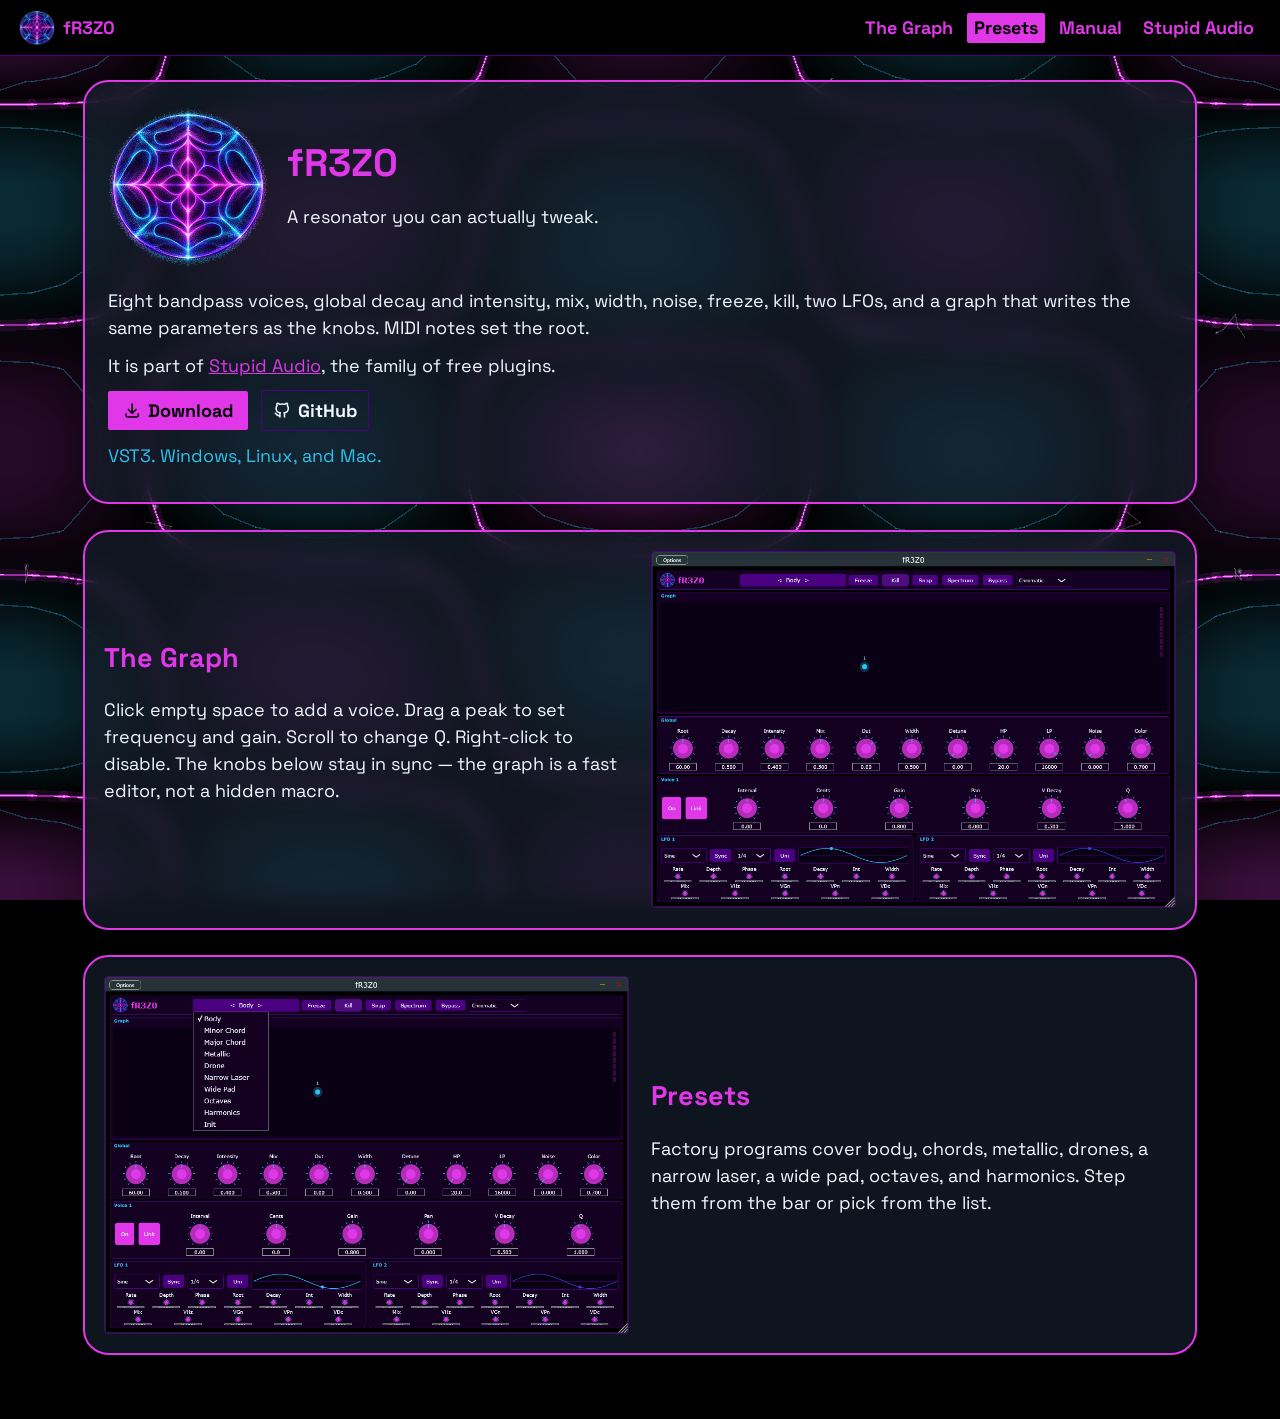
<file: docs/index.html>
<!DOCTYPE html>
<html lang="en">
<head>
  <meta charset="utf-8">
  <meta name="viewport" content="width=device-width, initial-scale=1">
  <title>fR3Z0 — resonator effect</title>
  <meta name="description" content="fR3Z0 is a free resonator effect. Tune a bank of voices, drag peaks on the graph, modulate with two LFOs. VST3.">
  <meta property="og:type" content="website">
  <meta property="og:site_name" content="Stupid Audio">
  <meta property="og:title" content="fR3Z0 — resonator effect">
  <meta property="og:description" content="fR3Z0 is a free resonator effect. Tune a bank of voices, drag peaks on the graph, modulate with two LFOs. VST3.">
  <meta property="og:url" content="https://iamtew.github.io/fR3Z0/">
  <meta property="og:image" content="https://iamtew.github.io/fR3Z0/ogimage-fR3Z0.png">
  <meta property="og:image:width" content="1200">
  <meta property="og:image:height" content="630">
  <meta name="twitter:card" content="summary_large_image">
  <meta name="twitter:image" content="https://iamtew.github.io/fR3Z0/ogimage-fR3Z0.png">
  <link rel="icon" href="logo.png">
  <link rel="stylesheet" href="style.css">
</head>
<body>
  <canvas id="fx" aria-hidden="true"></canvas>
  <header>
    <a class="brand" href="#top"><img src="logo.png" alt="" height="36">fR3Z0</a>
    <button type="button" class="nav-toggle" aria-expanded="false" aria-controls="site-nav" aria-label="Menu">
      <svg class="icon" aria-hidden="true"><use href="icons.svg#menu"></use></svg>
    </button>
    <nav id="site-nav">
      <a href="#graph">The Graph</a>
      <a href="#presets">Presets</a>
      <a href="docs.html">Manual</a>
      <a href="https://audio.stupid.systems/">Stupid Audio</a>
    </nav>
  </header>

  <main id="top" class="landing">
    <div class="hero-panel">
      <div class="lead">
        <img class="hero" src="logo.png" alt="fR3Z0" height="160">
        <div>
          <h1>fR3Z0</h1>
          <p class="tag">A resonator you can actually tweak.</p>
        </div>
      </div>
      <p>Eight bandpass voices, global decay and intensity, mix, width, noise, freeze, kill, two LFOs, and a graph that writes the same parameters as the knobs. MIDI notes set the root.</p>
      <p>It is part of <a href="https://audio.stupid.systems/">Stupid Audio</a>, the family of free plugins.</p>
      <p class="actions">
        <button type="button" class="download" data-dl-open>
          <svg class="icon" aria-hidden="true"><use href="icons.svg#download"></use></svg>
          Download
        </button>
        <a class="repo" href="https://github.com/iamtew/fR3Z0">
          <svg class="icon" aria-hidden="true"><use href="icons.svg#github"></use></svg>
          GitHub
        </a>
      </p>
      <p class="meta">VST3. Windows, Linux, and Mac.</p>
    </div>

    <section id="graph" class="feature">
      <div>
        <h2>The Graph</h2>
        <p>Click empty space to add a voice. Drag a peak to set frequency and gain. Scroll to change Q. Right-click to disable. The knobs below stay in sync — the graph is a fast editor, not a hidden macro.</p>
      </div>
      <img class="shot" src="Screenshot1.png" alt="The fR3Z0 editor">
    </section>

    <section id="presets" class="feature">
      <div>
        <h2>Presets</h2>
        <p>Factory programs cover body, chords, metallic, drones, a narrow laser, a wide pad, octaves, and harmonics. Step them from the bar or pick from the list.</p>
      </div>
      <img class="shot" src="Screenshot2.png" alt="fR3Z0 presets">
    </section>
  </main>

  <dialog id="dl" class="dl-dialog" aria-labelledby="dl-title">
    <button type="button" class="dl-close" data-dl-close aria-label="Close">
      <svg class="icon" aria-hidden="true"><use href="icons.svg#close"></use></svg>
    </button>
    <h2 id="dl-title">Download fR3Z0</h2>
    <div class="dl-kind">
      <p>The Windows installer is the easy path. It drops the VST3 where your DAW looks for plugins.</p>
      <div class="dl-row" data-kind="installer" hidden>
        <a class="download os" data-os="win" hidden>
          <svg class="icon" aria-hidden="true"><use href="icons.svg#windows"></use></svg>
          Windows installer
        </a>
      </div>
    </div>
    <div class="dl-kind">
      <p>The VST3 zip is just the plugin. Drop it where your DAW looks for VST3s. Mac builds are ad-hoc signed, so Gatekeeper will sulk until you right-click Open the first time.</p>
      <div class="dl-row" data-kind="vst3" hidden>
        <a class="download os" data-os="win" hidden>
          <svg class="icon" aria-hidden="true"><use href="icons.svg#windows"></use></svg>
          Windows
        </a>
        <a class="download os" data-os="linux" hidden>
          <svg class="icon tux" aria-hidden="true"><use href="icons.svg#linux"></use></svg>
          Linux
        </a>
        <a class="download os" data-os="mac" hidden>
          <svg class="icon" aria-hidden="true"><use href="icons.svg#apple"></use></svg>
          macOS
        </a>
      </div>
    </div>
    <img class="dl-logo" src="logo.png" alt="" width="192">
  </dialog>

  <script src="icons.js"></script>
  <script type="module" src="fx.js"></script>
  <script src="site.js"></script>
</body>
</html>
</file>
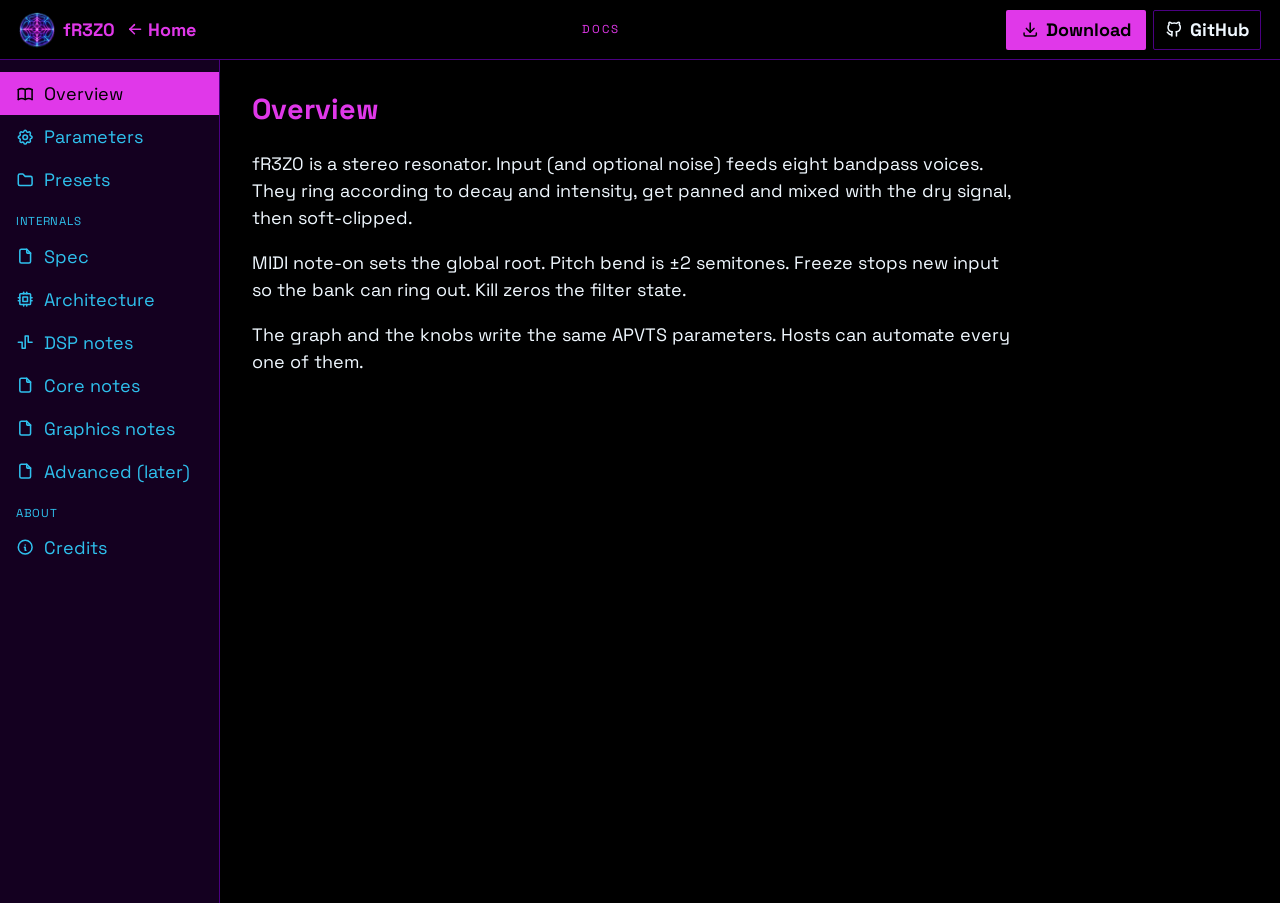
<file: docs/docs.html>
<!DOCTYPE html>
<html lang="en">
<head>
  <meta charset="utf-8">
  <meta name="viewport" content="width=device-width, initial-scale=1">
  <title>fR3Z0 manual — resonator effect</title>
  <meta name="description" content="How to use fR3Z0: voices, graph, LFOs, freeze and kill.">
  <meta property="og:type" content="website">
  <meta property="og:site_name" content="Stupid Audio">
  <meta property="og:title" content="fR3Z0 manual — resonator effect">
  <meta property="og:description" content="How to use fR3Z0: voices, graph, LFOs, freeze and kill.">
  <meta property="og:url" content="https://iamtew.github.io/fR3Z0/docs.html">
  <meta property="og:image" content="https://iamtew.github.io/fR3Z0/ogimage-fR3Z0.png">
  <meta property="og:image:width" content="1200">
  <meta property="og:image:height" content="630">
  <meta name="twitter:card" content="summary_large_image">
  <meta name="twitter:image" content="https://iamtew.github.io/fR3Z0/ogimage-fR3Z0.png">
  <link rel="icon" href="logo.png">
  <link rel="stylesheet" href="style.css">
</head>
<body>
  <header class="topbar">
    <a class="brand" href="index.html">
      <img src="logo.png" alt="" height="36">
      <span>fR3Z0</span>
      <span class="brand-home">
        <svg class="icon" aria-hidden="true"><use href="icons.svg#arrow-left"></use></svg>
        Home
      </span>
    </a>
    <span class="topbar-label">Docs</span>
    <button type="button" class="nav-toggle" aria-expanded="false" aria-controls="site-nav" aria-label="Menu">
      <svg class="icon" aria-hidden="true"><use href="icons.svg#menu"></use></svg>
    </button>
    <nav id="site-nav">
      <button type="button" class="download" data-dl-open>
        <svg class="icon" aria-hidden="true"><use href="icons.svg#download"></use></svg>
        Download
      </button>
      <a class="repo" href="https://github.com/iamtew/fR3Z0">
        <svg class="icon" aria-hidden="true"><use href="icons.svg#github"></use></svg>
        GitHub
      </a>
    </nav>
  </header>
  <div class="shell">
    <nav id="nav" class="nav" aria-label="Documentation"></nav>
    <main id="doc" class="doc">
      <p class="muted">Loading…</p>
    </main>
  </div>

  <dialog id="dl" class="dl-dialog" aria-labelledby="dl-title">
    <button type="button" class="dl-close" data-dl-close aria-label="Close">
      <svg class="icon" aria-hidden="true"><use href="icons.svg#close"></use></svg>
    </button>
    <h2 id="dl-title">Download fR3Z0</h2>
    <div class="dl-kind">
      <p>The Windows installer is the easy path. It drops the VST3 where your DAW looks for plugins.</p>
      <div class="dl-row" data-kind="installer" hidden>
        <a class="download os" data-os="win" hidden>
          <svg class="icon" aria-hidden="true"><use href="icons.svg#windows"></use></svg>
          Windows installer
        </a>
      </div>
    </div>
    <div class="dl-kind">
      <p>The VST3 zip is just the plugin. Drop it where your DAW looks for VST3s. Mac builds are ad-hoc signed, so Gatekeeper will sulk until you right-click Open the first time.</p>
      <div class="dl-row" data-kind="vst3" hidden>
        <a class="download os" data-os="win" hidden>
          <svg class="icon" aria-hidden="true"><use href="icons.svg#windows"></use></svg>
          Windows
        </a>
        <a class="download os" data-os="linux" hidden>
          <svg class="icon tux" aria-hidden="true"><use href="icons.svg#linux"></use></svg>
          Linux
        </a>
        <a class="download os" data-os="mac" hidden>
          <svg class="icon" aria-hidden="true"><use href="icons.svg#apple"></use></svg>
          macOS
        </a>
      </div>
    </div>
    <img class="dl-logo" src="logo.png" alt="" width="192">
  </dialog>

  <script src="icons.js"></script>
  <script src="vendor/marked.min.js"></script>
  <script src="docs.js"></script>
  <script src="site.js"></script>
</body>
</html>
</file>
<file: docs/style.css>
@font-face {
  font-family: "Space Grotesk";
  src: url("vendor/fonts/SpaceGrotesk-latin-wght.woff2") format("woff2");
  font-weight: 300 700;
  font-style: normal;
  font-display: swap;
}

:root {
  --ink: #000000;
  --knob: #140020;
  --lane: #4B0082;
  --background: #000000;
  --orange: #E038E9;
  --orange-dim: #8A1AC6;
  --metal: #F0F8FF;
  --muted: #2FC1EE;
}

* { box-sizing: border-box; }

body {
  margin: 0;
  background: var(--background);
  color: var(--metal);
  font: 18px/1.5 "Space Grotesk", sans-serif;
}

#fx {
  position: fixed;
  inset: 0;
  overflow: hidden;
  pointer-events: none;
  z-index: 0;
}

/* ?fx preview: the canvas is the whole page. */
body.fx-only { overflow: hidden; cursor: none; }
body.fx-only > :not(#fx) { display: none; }

a { color: var(--orange); }
a:hover { color: var(--orange-dim); }

.icon {
  width: 1.15rem;
  height: 1.15rem;
  flex: 0 0 auto;
  display: block;
  fill: none;
  stroke: currentColor;
  stroke-width: 2;
  pointer-events: none;
}

/* Filled Tux. The stroke rule above would erase it. */
.icon.tux {
  width: 1.45rem;
  height: 1.45rem;
  fill: currentColor;
  stroke: none;
}

header {
  position: sticky;
  top: 0;
  z-index: 2;
  display: flex;
  align-items: center;
  justify-content: space-between;
  gap: 1rem;
  padding: 0.6rem 1.2rem;
  background: var(--ink);
  border-bottom: 1px solid var(--lane);
}

.brand {
  display: flex;
  align-items: center;
  gap: 0.5rem;
  color: var(--orange);
  font-weight: 700;
  text-decoration: none;
}

.brand img { height: 36px; width: auto; display: block; }

.nav-toggle {
  display: none;
  margin-left: auto;
  background: none;
  border: 1px solid var(--lane);
  color: var(--orange);
  padding: 0.35rem;
  border-radius: 2px;
  cursor: pointer;
}

header nav {
  display: flex;
  flex-wrap: wrap;
  align-items: center;
  gap: 0.4rem;
  justify-content: flex-end;
}

header nav a {
  color: var(--orange);
  font-weight: 700;
  text-decoration: none;
  padding: 0.1rem 0.45rem;
  border-radius: 2px;
}

header nav a.on,
header nav a[aria-current="page"] {
  color: var(--ink);
  background: var(--orange);
}

.topbar-label {
  color: var(--orange);
  letter-spacing: 0.16em;
  text-transform: uppercase;
  font-size: 0.72rem;
}

.topbar .download { margin-left: auto; }

.repo {
  display: inline-flex;
  align-items: center;
  gap: 0.4rem;
  color: var(--metal);
  text-decoration: none;
  padding: 0.35rem 0.7rem;
  border: 1px solid var(--lane);
  border-radius: 2px;
  font-weight: 700;
}

.repo:hover { color: var(--orange); border-color: var(--orange); }

main.landing {
  position: relative;
  z-index: 1;
  max-width: 72rem;
  margin: 0 auto;
  padding: 1.5rem 1.2rem 4rem;
}

.hero-panel,
.feature {
  background: rgba(26, 35, 50, 0.6);
  border: 2px solid var(--orange);
  border-radius: 1.6rem;
  backdrop-filter: blur(12px);
  -webkit-backdrop-filter: blur(12px);
}

.hero-panel {
  padding: 1.6rem 1.4rem 1.4rem;
}

.lead {
  display: flex;
  align-items: center;
  gap: 1.2rem;
  margin-bottom: 1.2rem;
}

.hero { display: block; flex-shrink: 0; height: 160px; width: auto; }

h1, h2 { color: var(--orange); margin: 0 0 0.4rem; }

h1 { font-size: 2.4rem; }

.hero-panel p { margin: 0.7rem 0; }

.demos {
  display: flex;
  flex-wrap: wrap;
  gap: 1rem;
  margin: 1rem 0;
}

.demo { margin: 0; flex: 1 1 16rem; }
.demo a { display: block; font-size: 0.95rem; margin-bottom: 0.25rem; font-weight: 700; }
.demo audio { width: 100%; display: block; }

.actions {
  display: flex;
  flex-wrap: wrap;
  align-items: center;
  gap: 0.8rem;
  margin: 1rem 0 0.4rem;
}

.download {
  display: inline-flex;
  align-items: center;
  gap: 0.4rem;
  background: var(--orange);
  color: var(--ink);
  font: inherit;
  font-weight: 700;
  text-decoration: none;
  padding: 0.4rem 0.95rem;
  border: 0;
  border-radius: 2px;
  cursor: pointer;
}

.download:hover { background: var(--orange-dim); color: var(--ink); }

.meta { color: var(--muted); margin: 0; }

.feature {
  display: grid;
  grid-template-columns: 1fr 1fr;
  gap: 1.4rem;
  align-items: center;
  margin-top: 1.6rem;
  padding: 1.2rem;
}

.feature:nth-of-type(even) { direction: rtl; }
.feature:nth-of-type(even) > * { direction: ltr; }

.shot-open {
  display: block;
  width: 100%;
  padding: 0;
  border: 0;
  background: none;
  cursor: zoom-in;
}

.shot {
  display: block;
  width: 100%;
  border-radius: 4px;
  border: 1px solid var(--lane);
}

.shot-dialog {
  position: fixed;
  padding: 0;
  border: 0;
  background: transparent;
  max-width: calc(100vw - 3rem);
  max-height: calc(100vh - 3rem);
}

.shot-dialog[open] { animation: dl-in 0.22s ease; }

.shot-dialog::backdrop {
  background: rgba(0, 0, 0, 0.55);
  backdrop-filter: blur(8px);
  -webkit-backdrop-filter: blur(8px);
}

.shot-dialog img {
  display: block;
  max-width: calc(100vw - 3rem);
  max-height: calc(100vh - 3rem);
  border-radius: 4px;
}

.brand-home {
  display: inline-flex;
  align-items: center;
  gap: 0.25rem;
  margin-left: 0.15rem;
  font-weight: 700;
}

strong { color: var(--orange); }

.dl-dialog {
  width: min(32rem, calc(100vw - 2rem));
  max-height: calc(100vh - 2rem);
  overflow: auto;
  padding: 1.4rem 1.3rem 1.2rem;
  border: 2px solid var(--orange);
  border-radius: 4px;
  background: var(--knob);
  color: var(--metal);
  color-scheme: dark;
}

.dl-dialog[open] {
  animation: dl-in 0.22s ease;
}

@keyframes dl-in {
  from { transform: translateY(10px) scale(0.98); }
  to { transform: none; }
}

.dl-dialog::backdrop {
  background: rgba(0, 0, 0, 0.55);
  backdrop-filter: blur(8px);
  -webkit-backdrop-filter: blur(8px);
}

.dl-close {
  position: absolute;
  top: 0.6rem;
  right: 0.6rem;
  z-index: 1;
  display: grid;
  place-items: center;
  width: 2.25rem;
  height: 2.25rem;
  padding: 0;
  background: var(--ink);
  border: 2px solid var(--orange);
  border-radius: 4px;
  color: var(--orange);
  cursor: pointer;
}

.dl-close .icon {
  width: 1.35rem;
  height: 1.35rem;
}

.dl-close:hover { background: var(--lane); }

.shot-dialog .dl-close {
  position: fixed;
  top: 1rem;
  right: 1rem;
}

.dl-dialog { position: fixed; }
.dl-dialog h2 { padding-right: 2rem; }

.dl-kind { margin: 1rem 0; }
.dl-kind p { margin: 0 0 0.5rem; font-size: 0.95rem; }

.dl-row {
  display: flex;
  flex-wrap: wrap;
  gap: 0.4rem;
}

.dl-logo {
  display: block;
  width: 192px;
  height: auto;
  margin: 1.2rem auto 0;
}

.shell {
  position: relative;
  z-index: 1;
  display: grid;
  grid-template-columns: 220px 1fr;
  min-height: calc(100vh - 57px);
}

.nav {
  padding: 12px 0;
  background: var(--knob);
  border-right: 1px solid var(--lane);
}

.nav-group {
  margin: 12px 16px 4px;
  font-size: 0.72rem;
  letter-spacing: 0.06em;
  text-transform: uppercase;
  color: var(--muted);
}

.nav a {
  display: flex;
  align-items: center;
  gap: 10px;
  padding: 8px 16px;
  color: var(--muted);
  text-decoration: none;
}

.nav a[aria-current="page"] {
  color: var(--ink);
  background: var(--orange);
}

.doc {
  padding: 28px 32px 80px;
  max-width: 52rem;
}

.doc h1 { margin-top: 0; font-size: 1.8rem; color: var(--orange); }
.doc h2 { margin-top: 1.8rem; font-size: 1.15rem; color: var(--orange); }
.doc h3 { color: var(--orange); }
.doc p, .doc li { line-height: 1.5; }
.doc ul, .doc ol { padding-left: 1.25rem; }
.doc code {
  font-family: ui-monospace, Consolas, monospace;
  font-size: 0.92em;
  background: var(--lane);
  padding: 0 4px;
  border-radius: 2px;
}
.doc pre {
  background: var(--lane);
  border: 1px solid var(--lane);
  padding: 12px 14px;
  overflow: auto;
}
.doc table {
  width: 100%;
  border-collapse: collapse;
  margin: 1rem 0;
  font-size: 0.92rem;
}
.doc th, .doc td {
  border: 1px solid var(--lane);
  padding: 6px 8px;
  text-align: left;
  vertical-align: top;
}
.doc th { background: var(--knob); }
.doc img { max-width: 100%; height: auto; border-radius: 4px; }

.muted { color: var(--muted); }

@media (max-width: 900px) {
  .feature,
  .feature:nth-of-type(even) {
    grid-template-columns: 1fr;
    direction: ltr;
  }
}

@media (max-width: 800px) {
  .nav-toggle { display: flex; }
  header { flex-wrap: wrap; }
  header nav {
    display: none;
    flex-basis: 100%;
    flex-direction: column;
    align-items: stretch;
  }
  header.nav-open nav { display: flex; }
  .shell { grid-template-columns: 1fr; }
  .nav {
    display: flex;
    flex-wrap: wrap;
    gap: 0;
    border-right: 0;
    border-bottom: 1px solid var(--lane);
  }
  .nav a { padding: 8px 12px; }
  .nav-group { flex-basis: 100%; margin: 8px 12px 0; }
  .doc { padding: 20px 16px 64px; }
  .hero { height: 112px; width: auto; }
  h1 { font-size: 1.8rem; }
}
</file>
